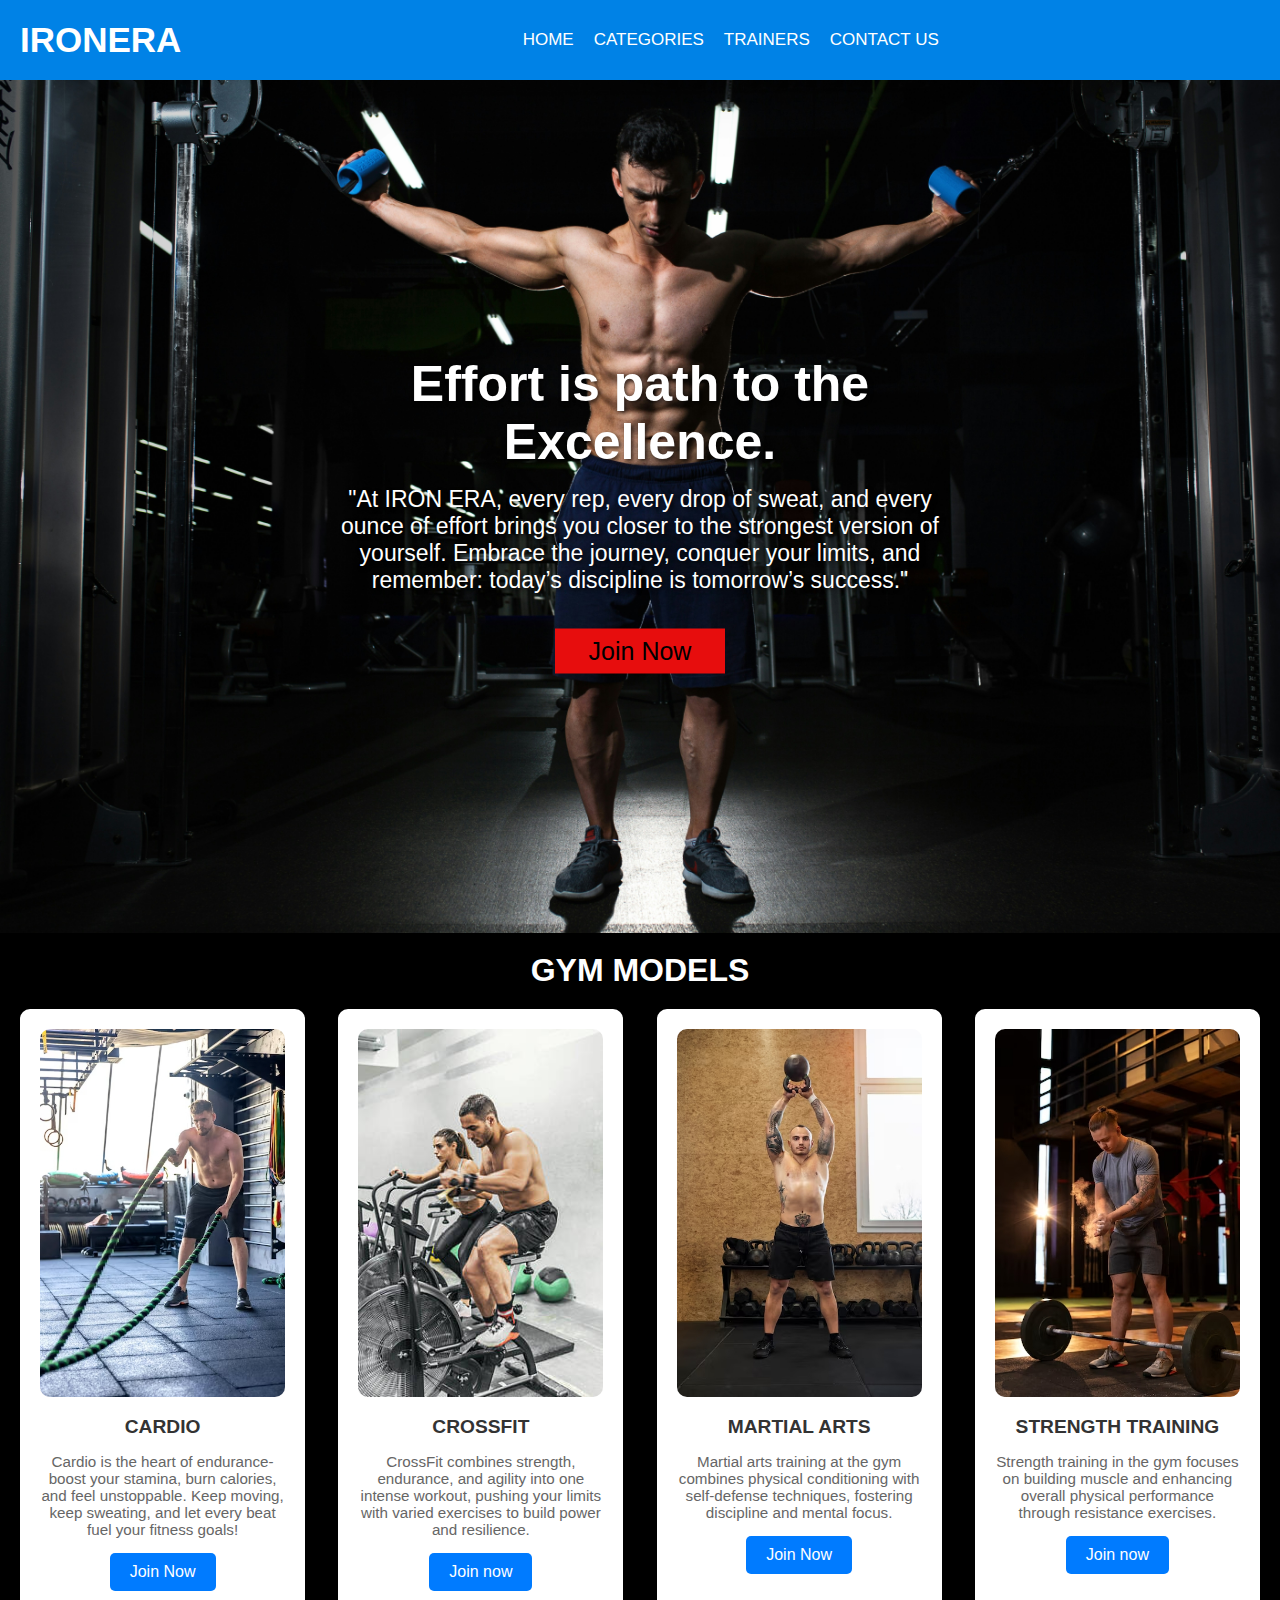
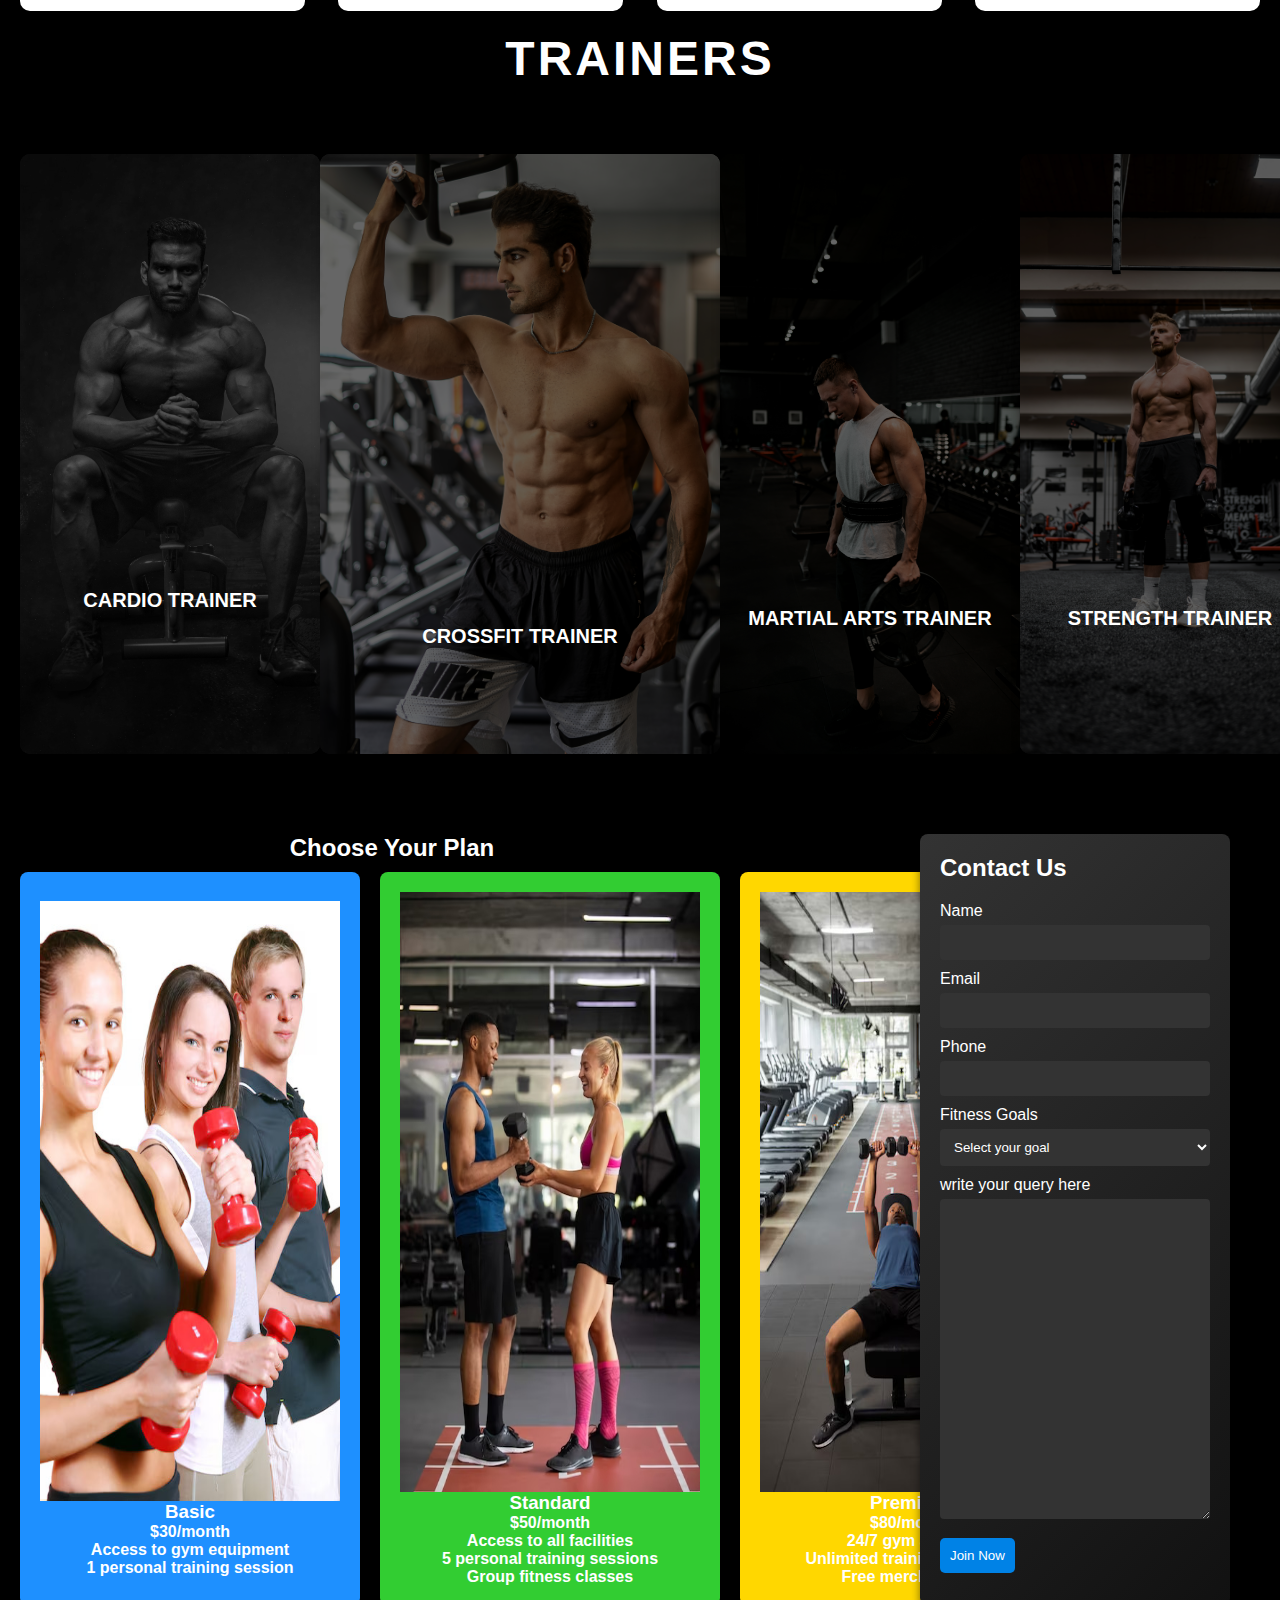
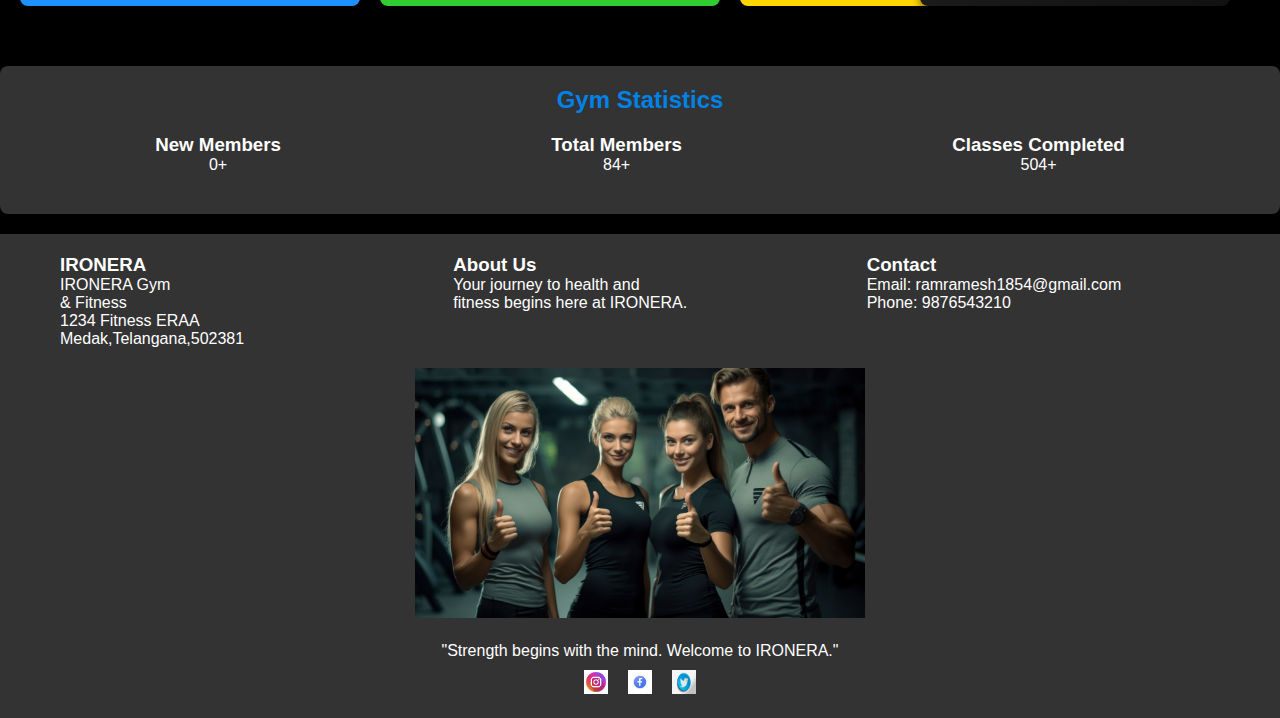
<file: index.html>
<!DOCTYPE html>
<html lang="en">
<head>
    <meta charset="UTF-8">
    <meta name="viewport" content="width=device-width, initial-scale=1.0">
    <title>IRONERA</title>
    <link rel="stylesheet" href="style.css">
    <link rel="shortcut icon" href="gymfavicon.png" type="image/x-icon">
</head>
<body>    
    <nav>
        <div class="logo"><a href="index.html">IRONERA</a></div>
        <ul class="nav-links">
            <li><a href="index.html">Home</a></li>
            <li><a href="categories.html">Categories</a></li>
            <li><a href="trainers.html">Trainers</a></li>
            <li><a href="contactus.html">Contact Us</a></li>
        </ul>
        <div class="navbar">
            <div class="hamburger-menu" onclick="toggleMenu()">
              <!-- Three lines (hamburger icon) -->
              <span></span>
              <span></span>
              <span></span>
            </div>
            <div class="mobile-menu">
              <a href="index.html">Home</a>
              <a href="categories.html">Categories</a>
              <a href="trainers.html">Trainers</a>
              <a href="contactus.html">Contact Us</a>
            </div>
          </div>
          
    </nav>
       
    <div class="image-container">        
            <img  src="heroimg.jpg" alt="hero image" width="100%" height="auto">            
        <div class="text">
        <h1>Effort is path to the Excellence.</h1>
        <p>"At IRON ERA, every rep, every drop of sweat, and every ounce of effort brings  you closer to the strongest version of yourself. Embrace the journey, conquer your limits, and remember: today’s discipline is tomorrow’s success."</p>
        <a href="contactus.html"><button>Join Now</button></a></div>    
    </div>

   <script>
     function toggleMenu() {
         const menu = document.querySelector('.mobile-menu');
         menu.classList.toggle('active');
      }
    </script>  

    <section>
         <h1 id="h1">GYM MODELS</h1>
         <div class="categories-container">
             <div class="category-box">
               <img src="cardioimg.jpg" alt="Category 1" width="267px" height="400px">
               <h3>CARDIO</h3>
               <p>Cardio is the heart of endurance-boost your stamina, burn calories, and feel unstoppable.  
               Keep moving, keep sweating, and let every beat fuel your fitness goals!</p>
               <a href="contactus.html" class="read-more">Join Now</a>
             </div>
         
             <div class="category-box">
               <img src="CrossFit.png" alt="Category 2" width="267px"height="400px">
               <h3>CROSSFIT</h3>
               <p>CrossFit combines strength, endurance, and agility into one intense workout,
               pushing your limits with varied exercises to build power and resilience.</p>
               <a href="contactus.html" class="read-more">Join now</a>
             </div>
         
             <div class="category-box">
               <img src="martialimg.jpg" alt="Category 3">
               <h3>MARTIAL  ARTS</h3>
               <p>Martial arts training at the gym combines physical conditioning with 
               self-defense techniques, fostering discipline and mental focus.</p>
               <a href="contactus.html" class="read-more">Join Now</a> 
             </div>
         
             <div class="category-box">
               <img src="strengthimg.jpg" alt="Category 4">
               <h3>STRENGTH TRAINING</h3>
               <p>Strength training in the gym focuses on building muscle and enhancing
               overall physical performance through resistance exercises.</p>
               <a href="contactus.html" class="read-more">Join now</a>
             </div>
           </div>
    </section>
    <section>
        <h1 id="H1">TRAINERS</h1>
        <!-- Image Cards directly below Navbar -->
        <div class="card-container">
           <div class="images">
               <div class="card">
                   <img src="t1.jpg" alt="Image 1">
                   <div class="text-overlay">
                       <h1>CARDIO TRAINER</h1>
                       <div class="extra-content">
                           <p><span>Cardio</span> is the heart of endurance—boost your stamina, burn calories, and feel unstoppable. Keep moving, keep sweating, and let every beat fuel your fitness goals!</p>
                           <a href="contactus.html" class="join-button">Join Now</a>
                       </div>
                   </div>
               </div>
           </div>
       
           <div class="images">    
               <div class="card second-card">
                   <img src="t2.jpg" alt="Image 2">
                   <div class="text-overlay">
                       <h1>CROSSFIT TRAINER</h1>
                       <div class="extra-content">
                           <p><span>CrossFit</span> combines strength, endurance, and agility into one intense workout, pushing your limits with varied exercises to build power and resilience.</p>
                           <a href="contactus.html" class="join-button">Join Now</a>
                       </div>
                   </div>
               </div>
           </div>
           
           <div class="images">
               <div class="card">
                   <img src="t3.jpg" alt="Image 3">
                   <div class="text-overlay">
                       <h1>MARTIAL ARTS TRAINER</h1>
                       <div class="extra-content">
                           <p><span>Martial arts</span> training at the gym combines physical conditioning with self-defense techniques, fostering discipline and mental focus.</p>
                           <a href="contactus.html" class="join-button">Join Now</a>
                       </div>
                   </div>
               </div>
           </div>
           
           <div class="images">    
               <div class="card">
                   <img src="t4.jpg" alt="Image 4">
                   <div class="text-overlay">
                       <h1>STRENGTH TRAINER</h1>
                       <div class="extra-content">
                           <p><span>Strength training</span> in the gym focuses on building muscle and enhancing overall physical performance through resistance exercises.</p>
                           <a href="contactus.html" class="join-button">Join Now</a>
                       </div>
                   </div>
               </div>
           </div>
       </div>
    </section>

<section>
    <div class="contact-page">
        <!-- Membership Plans -->
        <div class="membership-plans">
            <h2 class="plans-title">Choose Your Plan</h2>
            <div class="plans-grid">
                <div class="plan basic">
                   <img src="basic- plan.jpg" alt="basic-plan image "width="300px" height="600px" > 
                    <h3>Basic</h3>
                    <p>$30/month</p>
                    <p>Access to gym equipment</p>
                    <p>1 personal training session</p>
                </div>
                <div class="plan standard">
                    <img src="standard-plan.jpg" alt="standard-plan image"width="300px" height="600px" >
                    <h3>Standard</h3>
                    <p>$50/month</p>
                    <p>Access to all facilities</p>
                    <p>5 personal training sessions</p>
                    <p>Group fitness classes</p>
                </div>
                <div class="plan premium">
                    <img src="premium-plan.jpg" alt="premium-plan image" width="300px" height="600px" >
                    <h3>Premium</h3>
                    <p>$80/month</p>
                    <p>24/7 gym access</p>
                    <p>Unlimited training sessions</p>
                    <p>Free merchandise</p>
                </div>
            </div>
        </div>

        <!-- Contact Form -->
        <div class="contact-form">
            <h2>Contact Us</h2>
            <form action="submit_form.html" >
                <label for="name">Name</label>
                <input type="text" id="name" name="name" required>
                
                <label for="email">Email</label>
                <input type="email" id="email" name="email" required>
                
                <label for="phone">Phone</label>
                <input type="tel" id="phone" name="phone">
                
                <label for="goal">Fitness Goals</label>
                <select id="goal" name="goal" required>
                    <option value="" disabled selected>Select your goal</option>
                    <option value="weight-loss">Weight Loss</option>
                    <option value="strength">Strength Training</option>
                    <option value="muscle-gain">Muscle Gain</option>
                    <option value="Cardio">Cardio Training</option>
                    <option value="general-fitness">General Fitness</option>
                </select>
                
                <label for="message">write your query here</label>
                <textarea id="message" name="message" rows="20" required></textarea>
                
                <button type="submit" class="LearnMore">Join Now</button>
            </form>
        </div>
    </div>

    <!-- Gym Statistics -->
    <div class="gym-stats">
        <h2>Gym Statistics</h2>
        <div class="stats-box">
            <div class="stat">
                <h3>New Members</h3>
                <p id="newMembers" data-target="50">0+</p>
            </div>
            <div class="stat">
                <h3>Total Members</h3>
                <p id="totalMembers" data-target="200">0+</p>
            </div>
            <div class="stat">
                <h3>Classes Completed</h3>
                <p id="classesCompleted" data-target="1200">0+</p>
            </div>
        </div>
    </div>

<!-- HTML Structure for Footer with Image -->
<footer>
    <div class="footer-info">
        <div>
            <h3>IRONERA</h3>
            <p>IRONERA Gym <br> & Fitness</p>
            <p>1234 Fitness ERAA</p>
            <p>Medak,Telangana,502381</p>
        </div>
        <div>
            <h3>About Us</h3>
            <p>Your journey to health and <br> fitness begins here at IRONERA.</p>
        </div>
        <div>
            <h3>Contact</h3>
            <p>Email: ramramesh1854@gmail.com</p>
            <p>Phone: 9876543210</p>
        </div>
    </div>

    <div class="footer-image">
        <img src="cpage.jpg" alt="Footer Image" class="footer-img">
    </div>

    <div class="footer-content">
        <p>"Strength begins with the mind. Welcome to IRONERA."</p>
        <div class="social-icons">
            <a href="#"><img src="instagram-icon.jpg" alt="Instagram" class="social-icon"></a>
            <a href="#"><img src="facebook-icon.jpg" alt="Facebook" class="social-icon"></a>
            <a href="#"><img src="twitter-icon.jpg" alt="Twitter" class="social-icon"></a>
        </div>
    </div>
</footer>

    <!-- JavaScript for Animated Counter -->
    <script>
        document.addEventListener("DOMContentLoaded", () => {
            const counters = document.querySelectorAll(".stat p");

            counters.forEach(counter => {
                counter.innerText = "0+";

                const updateCount = () => {
                    const target = +counter.getAttribute("data-target");
                    const count = +counter.innerText.replace("+", "");
                    const increment = target / 100;

                    if (count < target) {
                        counter.innerText = `${Math.floor(count + increment)}+`;
                        setTimeout(updateCount, 15);
                    } else {
                        counter.innerText = target + "+";
                    }
                };

                updateCount();
            });
        });
    </script>
</section>

</body>
</html>
</file>
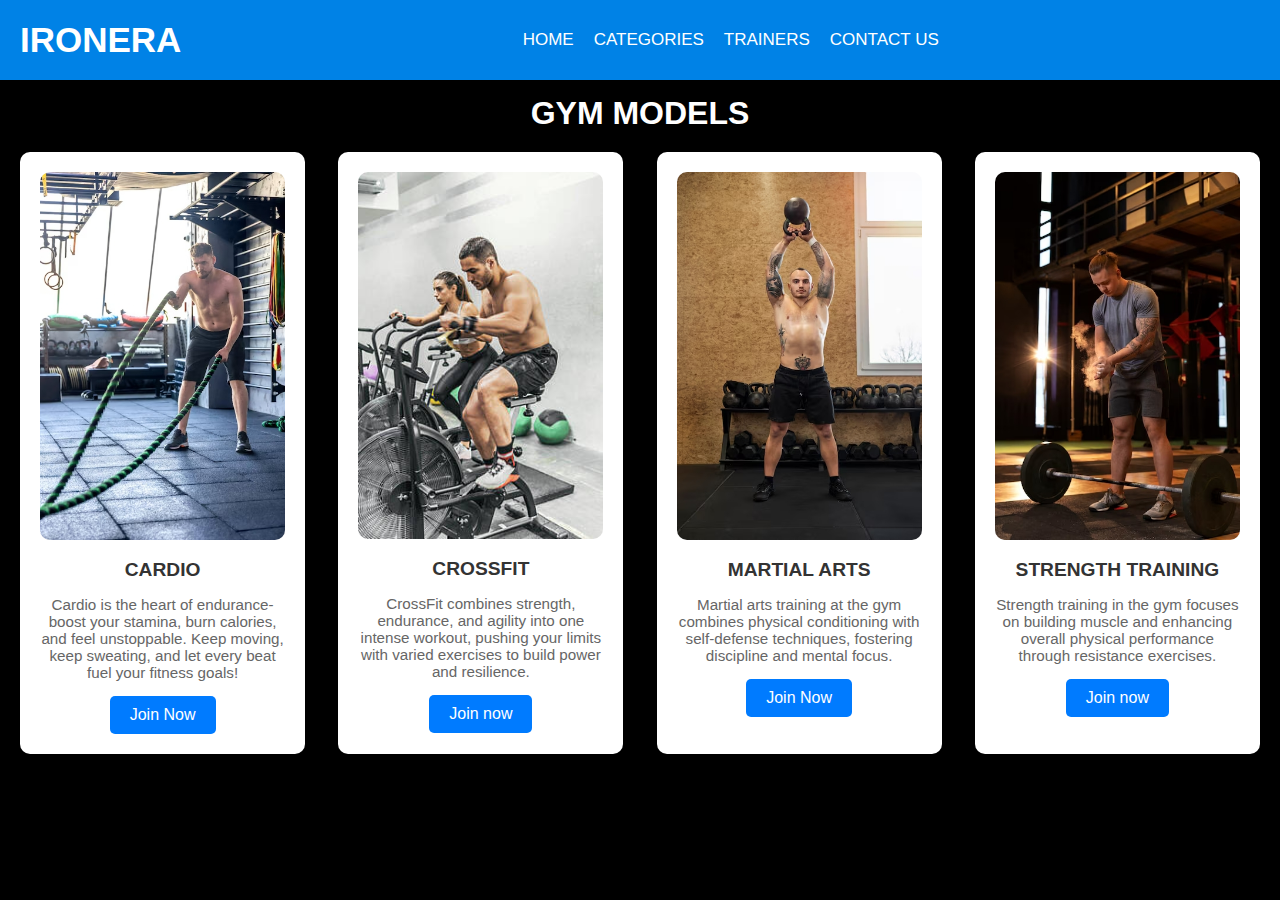
<file: categories.html>
<!DOCTYPE html>
<html lang="en">
<head>
    <meta charset="UTF-8">
    <meta name="viewport" content="width=device-width, initial-scale=1.0">
    <title>IRONERA</title>
    <link rel="stylesheet" href="style.css">
    <link rel="shortcut icon" href="gymfavicon.png" type="image/x-icon">
</head>
<body >
    <nav>
        <div class="logo"><a href="index.html">IRONERA</a></div>
        <ul class="nav-links">
            <li><a href="index.html">Home</a></li>
            <li><a href="categories.html">Categories</a></li>
            <li><a href="trainers.html">Trainers</a></li>
            <li><a href="contactus.html">Contact Us</a></li>
        </ul>
        <div class="navbar">
          <div class="hamburger-menu" onclick="toggleMenu()">
            <!-- Three lines (hamburger icon) -->
            <span></span>
            <span></span>
            <span></span>
          </div>
          <div class="mobile-menu">
            <a href="index.html">Home</a>
            <a href="categories.html">Categories</a>
            <a href="trainers.html">Trainers</a>
            <a href="contactus.html">Contact Us</a>
          </div>
        </div>
    </nav>
        <div class="mybody"></div>
        <h1 id="h1">GYM MODELS</h1>
        <div class="categories-container">
            <div class="category-box">
              <img src="cardioimg.jpg" alt="Category 1" width="267px" height="400px">
              <h3>CARDIO</h3>
              <p>Cardio is the heart of endurance-boost your stamina, burn calories, and feel unstoppable.  
              Keep moving, keep sweating, and let every beat fuel your fitness goals!</p>
              <a href="contactus.html" class="read-more">Join Now</a>
            </div>
        
            <div class="category-box">
              <img src="CrossFit.png" alt="Category 2" width="267px"height="400px">
              <h3>CROSSFIT</h3>
              <p>CrossFit combines strength, endurance, and agility into one intense workout,
              pushing your limits with varied exercises to build power and resilience.</p>
              <a href="contactus.html" class="read-more">Join now</a>
            </div>
        
            <div class="category-box">
              <img src="martialimg.jpg" alt="Category 3">
              <h3>MARTIAL  ARTS</h3>
              <p>Martial arts training at the gym combines physical conditioning with 
              self-defense techniques, fostering discipline and mental focus.</p>
              <a href="contactus.html" class="read-more">Join Now</a> 
            </div>
        
            <div class="category-box">
              <img src="strengthimg.jpg" alt="Category 4">
              <h3>STRENGTH TRAINING</h3>
              <p>Strength training in the gym focuses on building muscle and enhancing
              overall physical performance through resistance exercises.</p>
              <a href="contactus.html" class="read-more">Join now</a>
            </div>
          </div>
          <script>
            function toggleMenu() {
                const menu = document.querySelector('.mobile-menu');
                menu.classList.toggle('active');
             }
           </script>  
  </body>        
</html>
</file>
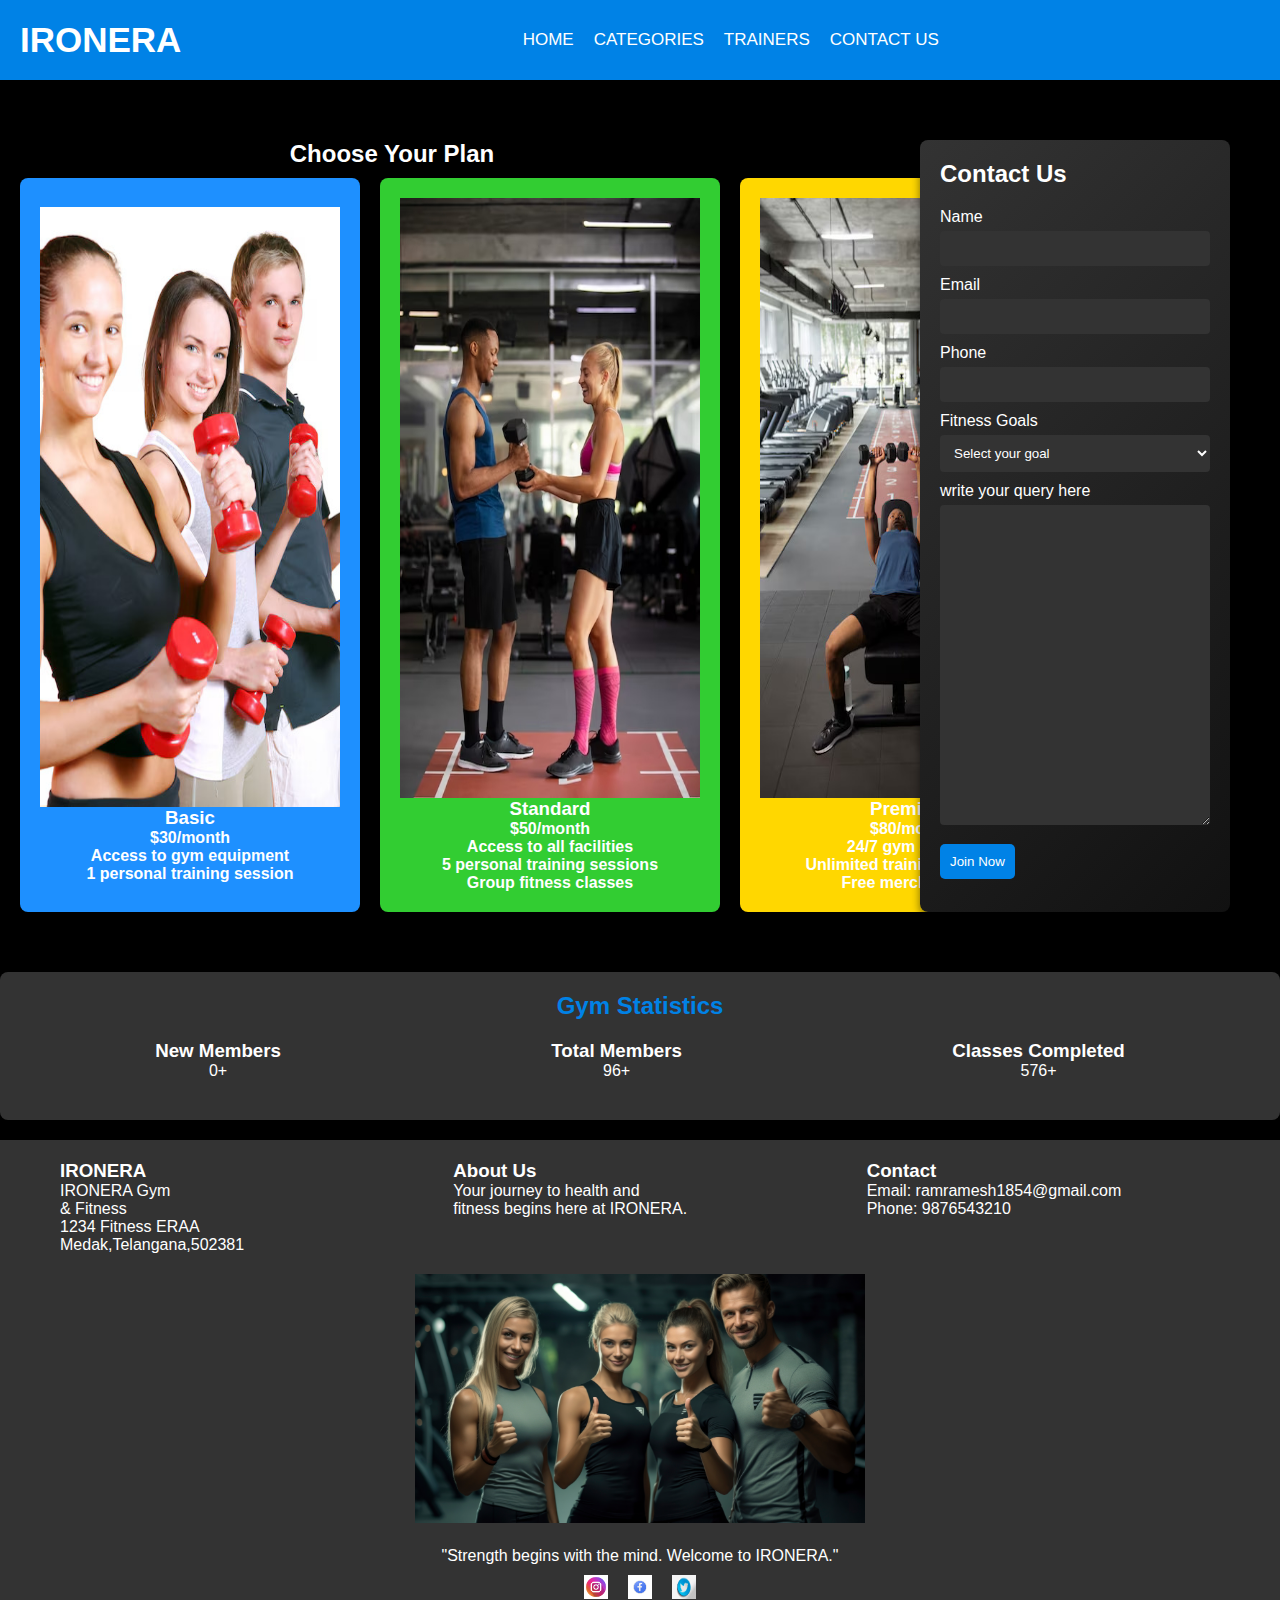
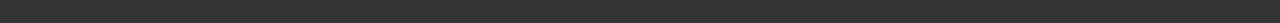
<file: contactus.html>
<!DOCTYPE html>
<html lang="en">
<head>
    <meta charset="UTF-8">
    <meta name="viewport" content="width=device-width, initial-scale=1.0">
    <title> IRONERA</title>
    <link rel="stylesheet" href="style.css">
    <link rel="shortcut icon" href="gymfavicon.png" type="image/x-icon">
</head>
<body>
    <nav>
        <div class="logo"><a href="index.html">IRONERA</a></div>
        <ul class="nav-links">
            <li><a href="index.html">Home</a></li>
            <li><a href="categories.html">Categories</a></li>
            <li><a href="trainers.html">Trainers</a></li>
            <li><a href="contactus.html">Contact Us</a></li>               
        </ul>
        <div class="navbar">
            <div class="hamburger-menu" onclick="toggleMenu()">
              <!-- Three lines (hamburger icon) -->
              <span></span>
              <span></span>
              <span></span>
            </div>
            <div class="mobile-menu">
              <a href="index.html">Home</a>
              <a href="categories.html">Categories</a>
              <a href="trainers.html">Trainers</a>
              <a href="contactus.html">Contact Us</a>
            </div>
          </div>
    </nav>
    
    <div class="contact-page">
        <!-- Membership Plans -->
        <div class="membership-plans">
            <h2 class="plans-title">Choose Your Plan</h2>
            <div class="plans-grid">
                <div class="plan basic">
                   <img src="basic- plan.jpg" alt="basic-plan image "width="300px" height="600px" > 
                    <h3>Basic</h3>
                    <p>$30/month</p>
                    <p>Access to gym equipment</p>
                    <p>1 personal training session</p>
                </div>
                <div class="plan standard">
                    <img src="standard-plan.jpg" alt="standard-plan image"width="300px" height="600px" >
                    <h3>Standard</h3>
                    <p>$50/month</p>
                    <p>Access to all facilities</p>
                    <p>5 personal training sessions</p>
                    <p>Group fitness classes</p>
                </div>
                <div class="plan premium">
                    <img src="premium-plan.jpg" alt="premium-plan image" width="300px" height="600px" >
                    <h3>Premium</h3>
                    <p>$80/month</p>
                    <p>24/7 gym access</p>
                    <p>Unlimited training sessions</p>
                    <p>Free merchandise</p>
                </div>
            </div>
        </div>

        <!-- Contact Form -->
        <div class="contact-form">
            <h2>Contact Us</h2>
            <form action="submit_form.html" >
                <label for="name">Name</label>
                <input type="text" id="name" name="name" required>
                
                <label for="email">Email</label>
                <input type="email" id="email" name="email" required>
                
                <label for="phone">Phone</label>
                <input type="tel" id="phone" name="phone">
                
                <label for="goal">Fitness Goals</label>
                <select id="goal" name="goal" required>
                    <option value="" disabled selected>Select your goal</option>
                    <option value="weight-loss">Weight Loss</option>
                    <option value="strength">Strength Training</option>
                    <option value="muscle-gain">Muscle Gain</option>
                    <option value="Cardio">Cardio Training</option>
                    <option value="general-fitness">General Fitness</option>
                </select>
                
                <label for="message">write your query here</label>
                <textarea id="message" name="message" rows="20" required></textarea>
                
                <button type="submit" class="LearnMore">Join Now</button>
            </form>
        </div>
    </div>

    <!-- Gym Statistics -->
    <div class="gym-stats">
        <h2>Gym Statistics</h2>
        <div class="stats-box">
            <div class="stat">
                <h3>New Members</h3>
                <p id="newMembers" data-target="50">0+</p>
            </div>
            <div class="stat">
                <h3>Total Members</h3>
                <p id="totalMembers" data-target="200">0+</p>
            </div>
            <div class="stat">
                <h3>Classes Completed</h3>
                <p id="classesCompleted" data-target="1200">0+</p>
            </div>
        </div>
    </div>

<!-- HTML Structure for Footer with Image -->
<footer>
    <div class="footer-info">
        <div>
            <h3>IRONERA</h3>
            <p>IRONERA Gym <br> & Fitness</p>
            <p>1234 Fitness ERAA</p>
            <p>Medak,Telangana,502381</p>
        </div>
        <div>
            <h3>About Us</h3>
            <p>Your journey to health and <br> fitness begins here at IRONERA.</p>
        </div>
        <div>
            <h3>Contact</h3>
            <p>Email: ramramesh1854@gmail.com</p>
            <p>Phone: 9876543210</p>
        </div>
    </div>

    <div class="footer-image">
        <img src="cpage.jpg" alt="Footer Image" class="footer-img">
    </div>

    <div class="footer-content">
        <p>"Strength begins with the mind. Welcome to IRONERA."</p>
        <div class="social-icons">
            <a href="#"><img src="instagram-icon.jpg" alt="Instagram" class="social-icon"></a>
            <a href="#"><img src="facebook-icon.jpg" alt="Facebook" class="social-icon"></a>
            <a href="#"><img src="twitter-icon.jpg" alt="Twitter" class="social-icon"></a>
        </div>
    </div>
</footer>

    <!-- JavaScript for Animated Counter -->
    <script>
        document.addEventListener("DOMContentLoaded", () => {
            const counters = document.querySelectorAll(".stat p");

            counters.forEach(counter => {
                counter.innerText = "0+";

                const updateCount = () => {
                    const target = +counter.getAttribute("data-target");
                    const count = +counter.innerText.replace("+", "");
                    const increment = target / 100;

                    if (count < target) {
                        counter.innerText = `${Math.floor(count + increment)}+`;
                        setTimeout(updateCount, 15);
                    } else {
                        counter.innerText = target + "+";
                    }
                };

                updateCount();
            });
        });
       
     function toggleMenu() {
         const menu = document.querySelector('.mobile-menu');
         menu.classList.toggle('active');
      }
    
    </script>
</body>
</html>
</file>
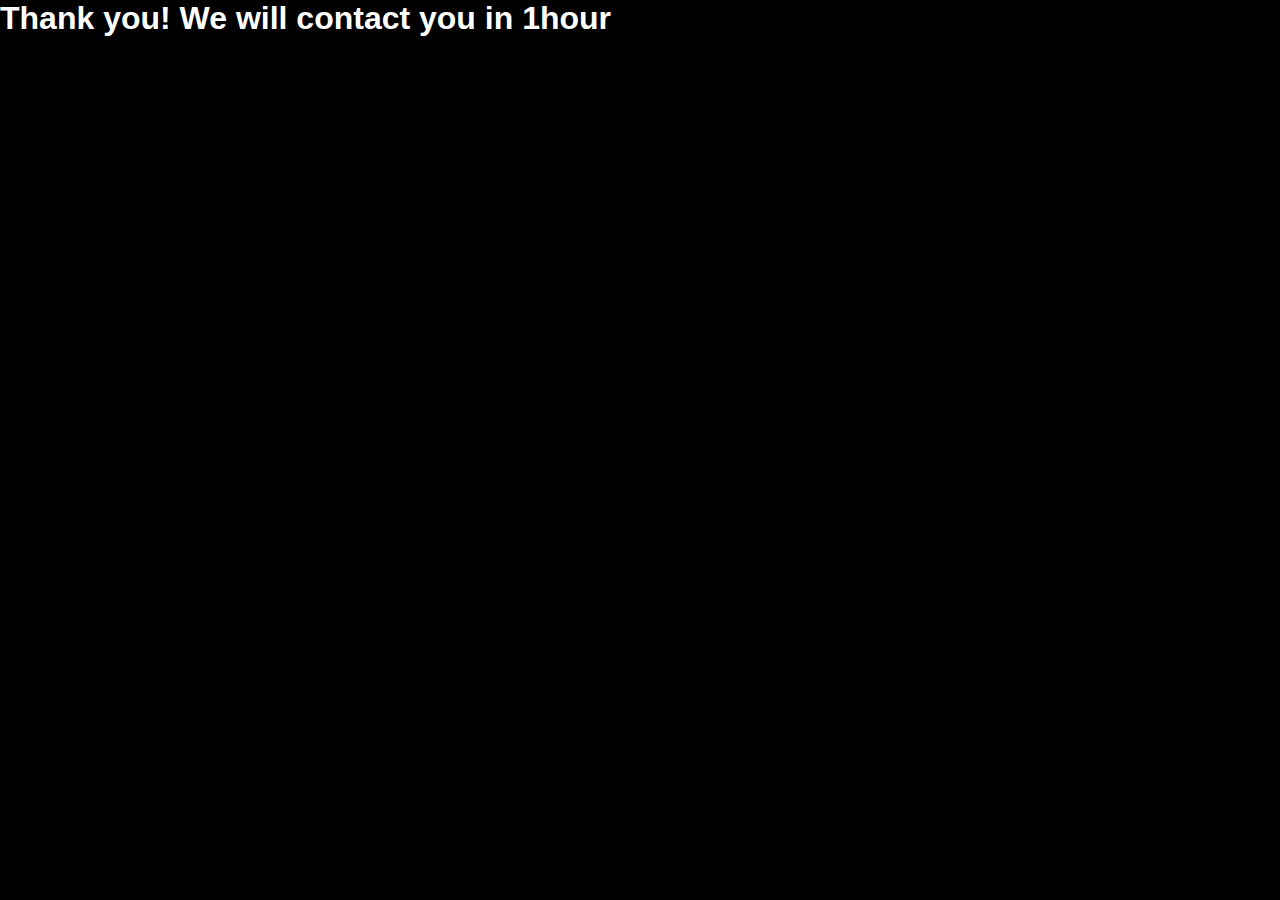
<file: submit_form.html>
<!DOCTYPE html>
<html lang="en">
<head>
    <meta charset="UTF-8">
    <meta name="viewport" content="width=device-width, initial-scale=1.0">
    <title>IRONERA</title>
    <link rel="stylesheet" href="style.css">
    <link rel="shortcut icon" href="gymfavicon.png" type="image/x-icon">
</head>
<body>
    <h1>Thank you! We will contact you in 1hour</h1>
</body>
</html>
</file>
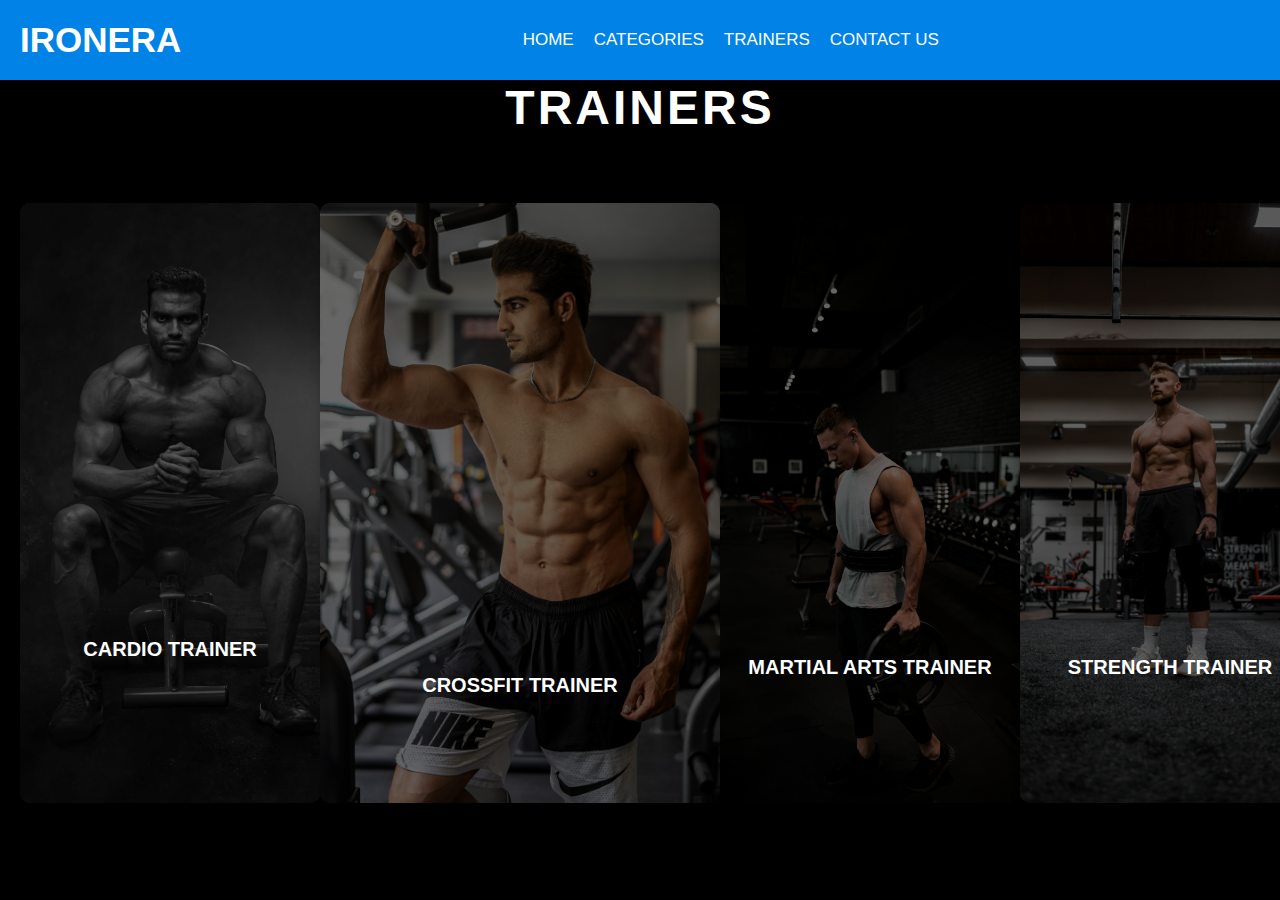
<file: trainers.html>
<!DOCTYPE html>
<html lang="en">
<head>
    <meta charset="UTF-8">
    <meta name="viewport" content="width=device-width, initial-scale=1.0">
    <title>IRONERA</title>
    <link rel="stylesheet" href="style.css">
    <link rel="shortcut icon" href="gymfavicon.png" type="image/x-icon">
</head>
<body>
    <nav>
        <div class="logo"><a href="index.html">IRONERA</a></div>
        <ul class="nav-links">
            <li><a href="index.html">Home</a></li>
            <li><a href="categories.html">Categories</a></li>
            <li><a href="trainers.html">Trainers</a></li>
            <li><a href="contactus.html">Contact Us</a></li>              
        </ul>
        <div class="navbar">
            <div class="hamburger-menu" onclick="toggleMenu()">
              <!-- Three lines (hamburger icon) -->
              <span></span>
              <span></span>
              <span></span>
            </div>
            <div class="mobile-menu">
              <a href="index.html">Home</a>
              <a href="categories.html">Categories</a>
              <a href="trainers.html">Trainers</a>
              <a href="contactus.html">Contact Us</a>
            </div>
          </div>
    </nav>

    <h1 id="H1">TRAINERS</h1>
 <!-- Image Cards directly below Navbar -->
<div class="card-container">
    <div class="images">
        <div class="card">
            <img src="t1.jpg" alt="Image 1">
            <div class="text-overlay">
                <h1>CARDIO TRAINER</h1>
                <div class="extra-content">
                    <p><span>Cardio</span> is the heart of endurance—boost your stamina, burn calories, and feel unstoppable. Keep moving, keep sweating, and let every beat fuel your fitness goals!</p>
                    <a href="contactus.html" class="join-button">Join Now</a>
                </div>
            </div>
        </div>
    </div>

    <div class="images">    
        <div class="card second-card">
            <img src="t2.jpg" alt="Image 2">
            <div class="text-overlay">
                <h1>CROSSFIT TRAINER</h1>
                <div class="extra-content">
                    <p><span>CrossFit</span> combines strength, endurance, and agility into one intense workout, pushing your limits with varied exercises to build power and resilience.</p>
                    <a href="contactus.html" class="join-button">Join Now</a>
                </div>
            </div>
        </div>
    </div>
    
    <div class="images">
        <div class="card">
            <img src="t3.jpg" alt="Image 3">
            <div class="text-overlay">
                <h1>MARTIAL ARTS TRAINER</h1>
                <div class="extra-content">
                    <p><span>Martial arts</span> training at the gym combines physical conditioning with self-defense techniques, fostering discipline and mental focus.</p>
                    <a href="contactus.html" class="join-button">Join Now</a>
                </div>
            </div>
        </div>
    </div>
    
    <div class="images">    
        <div class="card">
            <img src="t4.jpg" alt="Image 4">
            <div class="text-overlay">
                <h1>STRENGTH TRAINER</h1>
                <div class="extra-content">
                    <p><span>Strength training</span> in the gym focuses on building muscle and enhancing overall physical performance through resistance exercises.</p>
                    <a href="contactus.html" class="join-button">Join Now</a>
                </div>
            </div>
        </div>
    </div>
</div>

<script>
    function toggleMenu() {
        const menu = document.querySelector('.mobile-menu');
        menu.classList.toggle('active');
     }
   </script>  
</body>
</html>
</file>
<file: style.css>
* {
    padding: 0;
    margin: 0;
    box-sizing: border-box;
}

body {
    font-family: sans-serif;
    background-color: black;
    color: rgb(255, 255, 255);
    width: 100%;
}

nav {
    background: #0082e6;
    height: 80px;
    display: flex;
    justify-content: space-between;
    align-items: center;
    padding: 0 20px; /* Add some padding to the sides */
}

.logo a {
    color: white;
    font-size: 35px;
    font-weight: bold;
    text-decoration: none; /* Remove underline */
}
.image-container {
    position: relative;    
}

.text {
    position: absolute;
    top: 50%;
    left: 50%;
    transform: translate(-50%, -50%);
    color: white;
    font-size: 24px; 
    text-align: center;
    text-shadow: 2px 2px 4px rgba(0, 0, 0, 0.7);      
 }
.text h1{
    font-size: 50px;
    margin-top: 10px;

}
.text p{
    font-size: 23px;
    margin-top: 15px;

}.text button{
    width:170px;
    height: 45px;
    background-color: rgb(231,13,13);
    color: rgb(0, 0, 0);
    border: none;
    margin-top: 35px;
    font-size: 25px;
    cursor: pointer;

}.text button:hover{
    border: 5px solid white;
    background-color: rgb(242,54,54);
}
/* ------Catagerioes Page------- */
#h1{
    text-align: center;
    margin-top: 15px;
}
* {
    margin: 0;
    padding: 0;
    box-sizing: border-box;
  }
  
.mybody{
    font-family: Arial, sans-serif;
    background-color: #f4f4f4;
  }
  
  .categories-container {
    display: flex;
    justify-content: space-between;
    margin: 20px;
  }
  
  .category-box {
    width: 23%;
    background-color: white;
    border-radius: 10px;
    box-shadow: 0 4px 8px rgba(0, 0, 0, 0.1);
    padding: 20px;
    text-align: center;
    transition: transform 0.3s ease, box-shadow 0.3s ease;
  }
  
  .category-box img {
    max-width: 100%;
    height: auto;
    border-radius: 10px;
  }
  
  .category-box h3 {
    font-size: 1.2em;
    margin: 15px 0;
    color: #333;
  }
  
  .category-box p {
    font-size: 0.95em;
    color: #666;
    margin-bottom: 15px;
  }
  
  .read-more {
    display: inline-block;
    padding: 10px 20px;
    background-color: #007BFF;
    color: white;
    border-radius: 5px;
    text-decoration: none;
    transition: background-color 0.3s ease;
  }
  
  .read-more:hover {
    background-color: #0056b3;
  }
  
  /* Hover effect for the entire box */
  .category-box:hover {
    transform: translateY(-10px);
    box-shadow: 0 8px 16px rgba(0, 0, 0, 0.2);
  }
  .mybody{
    background-color: black;
    color: white;
  }
  
/*----trainers Page-----*/

/* Main heading styling */
#H1 {
  text-align: center;
  font-size: 3em;
  color: #fff;
  letter-spacing: 3px;
  /* margin-top: 1.5em; */
  margin-bottom: 1em;
}
* {
  margin: 0;
  padding: 0;
  box-sizing: border-box;
}

body {
  font-family: Arial, sans-serif;
  background-color: black;
  color: white;
}

/* Navbar */
nav {
  background: #0082e6;
  height: 80px;
  display: flex;
  justify-content: space-between;
  align-items: center;
  padding: 0 20px;
}

.logo a {
  color: white;
  font-size: 35px;
  font-weight: bold;
  text-decoration: none;
}

nav ul {
  display: flex;
  list-style: none;
}

nav ul li {
  margin-left: 20px;
}

nav ul li a {
  color: white;
  font-size: 17px;
  text-transform: uppercase;
  text-decoration: none;
}

/* Card Container */
.card-container {
  display: flex;
  justify-content: space-around;
  padding: 20px;
}

.card {
  width: 300px;
  height: 600px;
  position: relative;
  overflow: hidden;
  border-radius: 10px;
  box-shadow: 0px 4px 10px rgba(0, 0, 0, 0.2);
}

.card img {
  width: 100%;
  height: 100%;
  object-fit: cover;
}

/* Wider width for second card */
.second-card {
  width: 400px;
}
span{
  font-weight: bold;
}

.text-overlay {
  position: absolute;
  top: 0;
  left: 0;
  width: 100%;
  height: 100%;
  display: flex;
  flex-direction: column;
  justify-content: flex-end;
  align-items: center;
  background: rgba(0, 0, 0, 0.6);
  color: white;
}

.text-overlay h1 {
  font-size: 20px;
  margin-bottom: 10px;
  cursor: pointer;
  position: relative;
  z-index: 2;
}

/* Slide-up animation for paragraph and button */
.extra-content {
  display: flex;
  flex-direction: column;
  align-items: center;
  opacity: 0;
  transform: translateY(100px);
  transition: opacity 0.4s ease, transform 0.4s ease;
}

/* Keep content visible on h1 hover and delay hiding */
.text-overlay:hover .extra-content {
  opacity: 1;
  transform: translateY(0);
  transition-delay: 0s; /* Show immediately on hover */
}

.text-overlay .extra-content {
  transition-delay: 0.2s; /* Delay hiding to allow button click */
}

/* Join Now Button Styling */
.join-button {
  display: inline-block;
  margin-top: 10px;
  padding: 8px 16px;
  background-color: #ff4500;
  color: white;
  text-transform: uppercase;
  font-size: 14px;
  text-decoration: none;
  border-radius: 5px;
}

.join-button:hover {
  background-color: #e03e00;
}

/*--contact-us page--*/

* {
  padding: 0;
  margin: 0;
  box-sizing: border-box;
}

body {
  font-family: sans-serif;
  background-color: black;
  color: rgb(255, 255, 255);
  width: 100%;
}

/* Navbar */
nav {
  background: #0082e6;
  height: 80px;
  display: flex;
  justify-content: space-between;
  align-items: center;
  padding: 0 20px;
}

.logo a {
  color: white;
  font-size: 35px;
  font-weight: bold;
  text-decoration: none;
}

nav ul {
  display: flex;
  list-style: none;
}

nav ul li {
  margin-left: 20px;
}

nav ul li a {
  color: white;
  font-size: 17px;
  text-transform: uppercase;
  text-decoration: none;
}

/* Contact Page Layout */
.contact-page {
  display: flex;
  justify-content: space-between;
  padding: 40px 20px;
  margin-top: 20px;
}

/* Membership Plans Section */
.membership-plans {
  flex: 2;
  color: #0082e6;
  max-width: 60%;
}

.plans-title {
  margin-bottom: 10px;
  text-align: center;
  color: #fff;
}

.plans-grid {
  display: grid;
  grid-template-columns: repeat(3, 1fr);
  gap: 20px;
}

.plan {
  padding: 20px;
  border-radius: 8px;
  color: white;
  text-align: center;
  font-weight: bold;
  background-color: #333;
  min-height: 550px;
  display: flex;
  flex-direction: column;
  justify-content: center;
  transition: transform 0.3s, background-color 0.3s, box-shadow 0.3s;
}

.plan:hover {
  transform: translateY(-10px);
  background-color: #555;
  box-shadow: 0 10px 20px rgba(0, 0, 0, 0.3);
}

.basic {
  background-color: #1E90FF;
}

.standard {
  background-color: #32CD32;
}

.premium {
  background-color: #FFD700;
}

/* Contact Form */
.contact-form {
  flex: 1;
  max-width: 25%;
  margin-right: 30px;
  padding: 20px;
  background: linear-gradient(135deg, #333, #111);
  border-radius: 8px;
  box-shadow: 0 4px 8px rgba(0, 0, 0, 0.5);
}

.contact-form h2 {
  margin-bottom: 20px;
  color: #fff;
}

.contact-form label {
  color: white;
  display: block;
  margin-top: 10px;
}

.contact-form input,
.contact-form select,
.contact-form textarea {
  width: 100%;
  padding: 10px;
  margin-top: 5px;
  border: none;
  border-radius: 4px;
  background: #333;
  color: white;
}

.contact-form button {
  margin-top: 15px;
  padding: 10px;
  background-color: #0082e6;
  color: white;
  border: none;
  border-radius: 5px;
  cursor: pointer;
  transition: background-color 0.3s;
}

.contact-form button:hover {
  background-color: #005bb5;
}

/* Gym Statistics Section */
.gym-stats {
  background: #333;
  color: #fff;
  padding: 20px;
  border-radius: 8px;
  margin: 20px 0;
}

.gym-stats h2 {
  text-align: center;
  color: #0082e6;
}

.stats-box {
  display: flex;
  justify-content: space-around;
  padding: 20px 0;
}

.stat {
  text-align: center;
}

.stat h3 {
  color:white; 
}
/* Footer Layout */
footer {
  background: #333;
  color: white;
  padding: 20px;
  display: flex;
  flex-direction: column; /* Keep the footer in a column layout */
  align-items: center; /* Center items horizontally */
}

/* Company, About Us, Contact Us Section */
.footer-info {
  display: flex; /* Use flex for side-by-side layout */
  justify-content: space-between; /* Space out the sections evenly */
  width: 100%; /* Ensure it uses full width */
  max-width: 1200px; /* Optional: limit the max width */
  margin-bottom: 20px; /* Space below footer info */
}

/* Each section in the footer */
.footer-info div {
  flex: 1; /* Make each section take equal space */
  margin: 0 20px; /* Space between sections */
}

/* Footer Image Styling */
.footer-image {
  margin-bottom: 20px; /* Space below the image */
}

.footer-image img {
  max-width: 450px; /* Adjust width as needed */
  height: auto; /* Maintain aspect ratio */
}

/* Centering Social Icons */
.footer-content {
  text-align: center; /* Center the content */
}

/* Social Icons */
.social-icons {
  display: flex;
  justify-content: center; /* Center the social icons */
  margin-top: 10px; /* Space above social icons */
}
.social-icon {
  width: 24px; /* Icon size */
  height: 24px; /* Icon size */
  margin: 0 10px; /* Space between icons */
}

/* Space between About Us and Contact Us */
.footer-info div:nth-child(2) {
  margin-right: 40px; /* Add margin to the right side of About Us */
}

/* Default: hide the mobile menu and show the main nav links */
.nav-links {
  display: flex; /* Or however you styled it */
}
.mobile-menu, .hamburger-menu {
  display: none;
}

/* Hide the menu by default on larger screens */
.mobile-menu {
  display: none;
}

/* Hamburger icon styles */
.hamburger-menu {
  display: none;
  cursor: pointer;
  flex-direction: column;
  gap: 5px;
}

.hamburger-menu span {
  width: 25px;
  height: 3px;
  background-color: white;
}


@media (max-width: 768px) {
  /* Navbar adjustments */
  nav ul {
      flex-direction: column; /* Stack menu items vertically */
      align-items: center;
  }
  nav ul li {
      margin: 10px 0;
  }

  /* Hero Section adjustments */
  .text {
      font-size: 10px; /* Smaller text for mobile */
  }
  .text h1 {
      font-size: 14px;
      margin-top: 40px;
  }
  .text p {
      font-size: 10px;
  }
  .text button {
      width: 100px;
      height: 30px;
      font-size: 10px;
      margin-bottom: 35px;
  }

  /* Show the hamburger icon and menu on smaller screens only */
  .nav-links {
    display: none;
  }

  .hamburger-menu {
    display: flex;
  }

  /* Initially hide the mobile menu */
  .mobile-menu {
    display: none;
    flex-direction: column;
    background-color: #f1f1f1; /* Customize background color */
    padding: 10px;
  }

  /* Show menu when active */
  .mobile-menu.active {
    display: flex;
  }
  /* Hamburger icon lines */
  .hamburger-menu span {
  width: 25px;
  height: 3px;
  background-color: white;
}


  /* Categories Container adjustments */
  .categories-container {
      flex-direction: column;
      align-items: center;
  }
  .category-box {
      width: 90%; /* Full width on mobile */
      margin-bottom: 20px;
  }

  /* Card Container adjustments */
  .card-container {
      flex-direction: column;
      align-items: center;
  }
  .card, .second-card {
      width: 90%; /* Full width on mobile */
      height: auto; /* Adjust height for content */
      margin-bottom: 20px;
  }
  .card img {
      height: auto; /* Auto height to match content */
  }

  /* Contact Page adjustments */
  .contact-page {
      flex-direction: column;
      align-items: center;
  }
  .membership-plans {
      max-width: 100%;
      margin-bottom: 20px;
  }
  .plans-grid {
      grid-template-columns: 1fr; /* Single column for plans */
  }
  .contact-form {
      width: 100%;
      max-width: 100%;
      margin-left: 20px;
  }

  /* Gym Statistics adjustments */
  .gym-stats {
      padding: 15px;
  }
  .stats-box {
      flex-direction: column; /* Stack stats vertically */
      align-items: center;
  }

  /* Footer adjustments */
  .footer-info {
      flex-direction: column; /* Stack footer sections */
      align-items: center;
      text-align: center; /* Center text */
  }
  .footer-info div {
      margin: 10px 0; /* Space between sections */
  }
  .footer-image img {
      max-width: 90%; /* Smaller image on mobile */
  }
  .social-icons {
      margin-top: 15px;
  }
 
}
</file>
